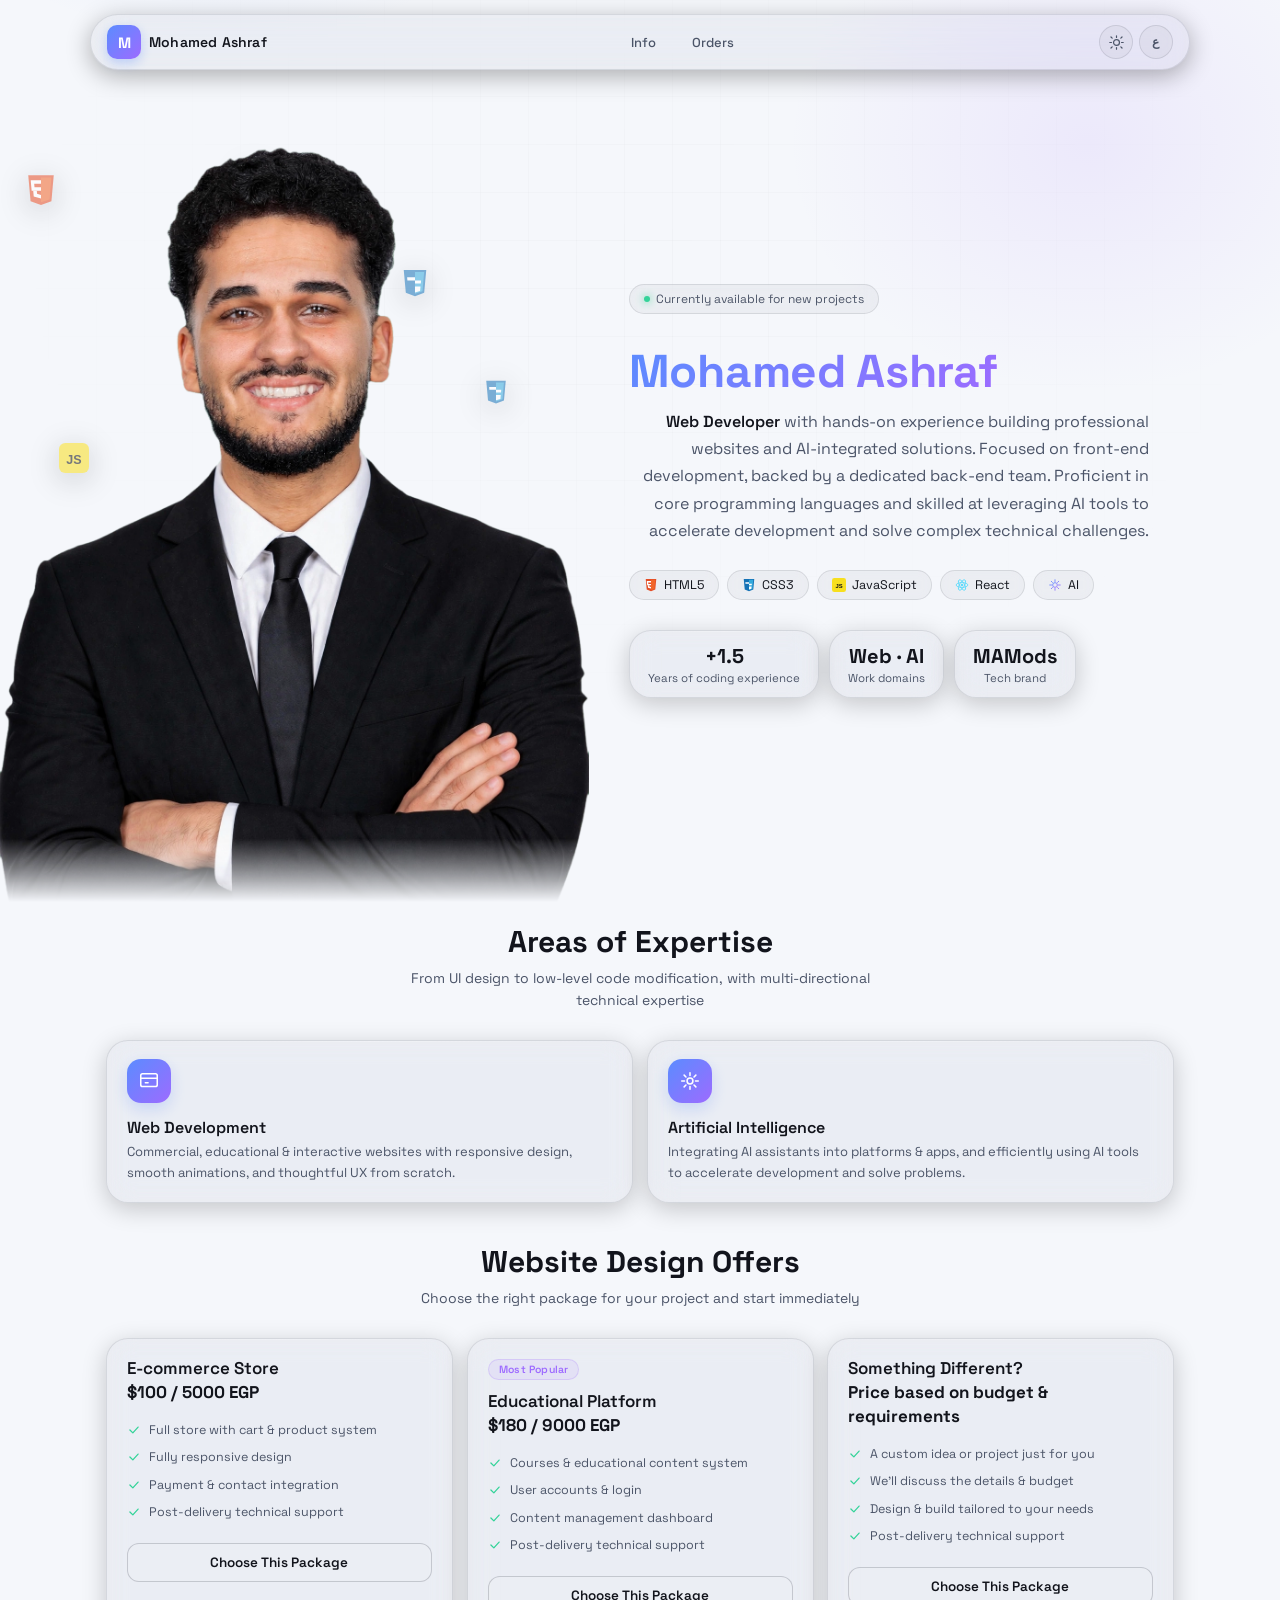
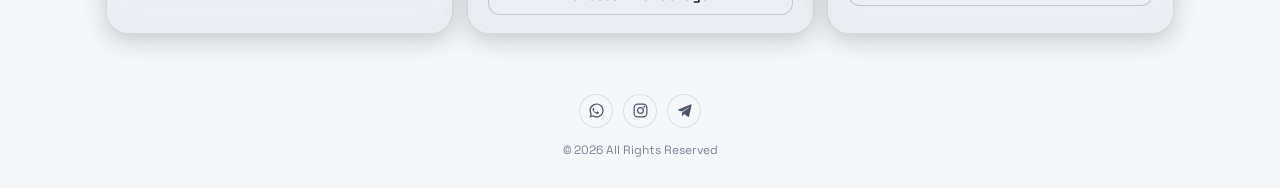
<file: index.html>
<!DOCTYPE html>
<html lang="en" dir="ltr">
<head>
    <meta charset="UTF-8">
    <meta name="viewport" content="width=device-width, initial-scale=1.0, maximum-scale=1.0, user-scalable=yes">
    <title>Mohamed Ashraf — Developer</title>

    <link rel="icon" type="image/png" sizes="16x16" href="favicon-16x16.png">
    <link rel="icon" type="image/png" sizes="32x32" href="favicon-32x32.png">
    <link rel="apple-touch-icon" sizes="180x180" href="apple-touch-icon.png">

    <link rel="preconnect" href="https://fonts.googleapis.com">
    <link rel="preconnect" href="https://fonts.gstatic.com" crossorigin>
    <link href="https://fonts.googleapis.com/css2?family=Space+Grotesk:wght@400;500;600;700&family=Inter:wght@400;500;600;700;800&family=IBM+Plex+Sans+Arabic:wght@400;500;600;700&display=swap" rel="stylesheet">
    <link rel="stylesheet" href="style.css">
</head>
<body class="en-mode" dir="ltr">

    <nav class="nav" id="mainNav">
        <div class="nav-logo">
            <div class="nav-logo-mark">M</div>
            <div class="nav-logo-text" data-i18n="nav-name">Mohamed Ashraf</div>
        </div>
        <div class="nav-links">
            <a href="#heroSection" class="nav-link" data-i18n="nav-info">Info</a>
            <a href="#offers" class="nav-link" data-i18n="nav-orders">Orders</a>
        </div>
        <div class="nav-actions">
            <button class="theme-toggle" id="themeToggle" title="Toggle theme">
                <svg class="icon-moon" viewBox="0 0 24 24" fill="none" stroke="currentColor" stroke-width="1.7" stroke-linecap="round" stroke-linejoin="round">
                    <path d="M21 12.79A9 9 0 1 1 11.21 3 7 7 0 0 0 21 12.79z"/>
                </svg>
                <svg class="icon-sun" viewBox="0 0 24 24" fill="none" stroke="currentColor" stroke-width="1.7" stroke-linecap="round" stroke-linejoin="round">
                    <circle cx="12" cy="12" r="4.2"/>
                    <path d="M12 2.5v2.4M12 19.1v2.4M4.2 4.2l1.7 1.7M18.1 18.1l1.7 1.7M2.5 12h2.4M19.1 12h2.4M4.2 19.8l1.7-1.7M18.1 5.9l1.7-1.7"/>
                </svg>
            </button>
            <button class="lang-toggle" id="langToggle" title="Toggle language">
                <span class="lang-label" id="langLabel">ع</span>
            </button>
        </div>
    </nav>

    <main>
        <section class="hero" id="heroSection">
            <div class="hero-text-col">
                <div class="eyebrow">
                    <span class="dot"></span>
                    <span data-i18n="eyebrow">Currently available for new projects</span>
                </div>

                <h1 class="hero-name"><span class="grad-text" data-i18n="name">Mohamed Ashraf</span></h1>
                <p class="hero-tagline" data-i18n="tagline">
                    <strong>Web Developer</strong> with hands-on experience building professional websites
                    and AI-integrated solutions. Focused on front-end development, backed by a dedicated
                    back-end team. Proficient in core programming languages and skilled at leveraging AI
                    tools to accelerate development and solve complex technical challenges.
                </p>

                <div class="skill-pills">
                    <div class="skill-pill">
                        <svg viewBox="0 0 32 32" width="14" height="14">
                            <path fill="#E44D26" d="M4 2h24l-2.2 24.5L16 30 6.2 26.5z"/>
                            <path fill="#F16529" d="M16 4.2v23.4l8-2.7L25.8 4.2z"/>
                            <path fill="#FFFFFF" d="M16 13.5H9.9l-.3-3.4H16V6.8H6.3l.9 9.8h8.8z"/>
                            <path fill="#FFFFFF" d="M16 20.6l-3.7-1-.25-2.8H8.7l.45 5.2 6.85 1.9z"/>
                        </svg>
                        HTML5
                    </div>
                    <div class="skill-pill">
                        <svg viewBox="0 0 32 32" width="14" height="14">
                            <path fill="#1572B6" d="M4 2h24l-2.2 24.5L16 30 6.2 26.5z"/>
                            <path fill="#33A9DC" d="M16 4.2v23.4l8-2.7L25.8 4.2z"/>
                            <path fill="#FFFFFF" d="M16 13.2h6.5l-.3 3.3H16v3.2h5.9l-.45 4.9-5.45 1.5z"/>
                            <path fill="#FFFFFF" d="M16 9.9v3.3H7.9l-.3-3.3z"/>
                        </svg>
                        CSS3
                    </div>
                    <div class="skill-pill">
                        <svg viewBox="0 0 24 24" width="14" height="14" fill="#F7DF1E">
                            <rect width="24" height="24" rx="4"/>
                            <text x="12" y="17" font-size="10" font-weight="700" text-anchor="middle" fill="#0B0E14" font-family="Arial">JS</text>
                        </svg>
                        JavaScript
                    </div>
                    <div class="skill-pill">
                        <svg viewBox="0 0 24 24" width="14" height="14" fill="none" stroke="#61DAFB" stroke-width="1.5">
                            <circle cx="12" cy="12" r="2.2" fill="#61DAFB" stroke="none"/>
                            <ellipse cx="12" cy="12" rx="10" ry="4.2"/>
                            <ellipse cx="12" cy="12" rx="10" ry="4.2" transform="rotate(60 12 12)"/>
                            <ellipse cx="12" cy="12" rx="10" ry="4.2" transform="rotate(120 12 12)"/>
                        </svg>
                        React
                    </div>
                    <div class="skill-pill">
                        <svg viewBox="0 0 24 24" fill="none" stroke="url(#aiGradSmall)" stroke-width="1.5">
                            <defs><linearGradient id="aiGradSmall" x1="0" y1="0" x2="1" y2="1"><stop offset="0" stop-color="#5B8CFF"/><stop offset="1" stop-color="#9D6BFF"/></linearGradient></defs>
                            <path d="M12 3v3M12 18v3M3 12h3M18 12h3M5.6 5.6l2 2M16.4 16.4l2 2M5.6 18.4l2-2M16.4 7.6l2-2" stroke-linecap="round"/>
                            <circle cx="12" cy="12" r="4"/>
                        </svg>
                        AI
                    </div>
                </div>

                <div class="hero-stats">
                    <div class="stat-card glass-card" data-reveal="left">
                        <div class="stat-num">+1.5</div>
                        <div class="stat-label" data-i18n="stat-years">Years of coding experience</div>
                    </div>
                    <div class="stat-card glass-card" data-reveal="up">
                        <div class="stat-num">Web · AI</div>
                        <div class="stat-label" data-i18n="stat-fields">Work domains</div>
                    </div>
                    <div class="stat-card glass-card" data-reveal="right">
                        <div class="stat-num">MAMods</div>
                        <div class="stat-label" data-i18n="stat-brand">Tech brand</div>
                    </div>
                </div>
            </div>

            <div class="hero-image-col">
                <div class="floating-icons">
                    <div class="float-icon fi-1">
                        <svg viewBox="0 0 32 32" width="34" height="34">
                            <path fill="#E44D26" d="M4 2h24l-2.2 24.5L16 30 6.2 26.5z"/>
                            <path fill="#F16529" d="M16 4.2v23.4l8-2.7L25.8 4.2z"/>
                            <path fill="#FFFFFF" d="M16 13.5H9.9l-.3-3.4H16V6.8H6.3l.9 9.8h8.8z"/>
                            <path fill="#FFFFFF" d="M16 20.6l-3.7-1-.25-2.8H8.7l.45 5.2 6.85 1.9z"/>
                        </svg>
                    </div>
                    <div class="float-icon fi-2">
                        <svg viewBox="0 0 32 32" width="30" height="30">
                            <path fill="#1572B6" d="M4 2h24l-2.2 24.5L16 30 6.2 26.5z"/>
                            <path fill="#33A9DC" d="M16 4.2v23.4l8-2.7L25.8 4.2z"/>
                            <path fill="#FFFFFF" d="M16 13.2h6.5l-.3 3.3H16v3.2h5.9l-.45 4.9-5.45 1.5z"/>
                            <path fill="#FFFFFF" d="M16 9.9v3.3H7.9l-.3-3.3z"/>
                        </svg>
                    </div>
                    <div class="float-icon fi-3">
                        <svg viewBox="0 0 24 24" width="30" height="30" fill="#F7DF1E">
                            <rect width="24" height="24" rx="5"/>
                            <text x="12" y="17" font-size="10" font-weight="700" text-anchor="middle" fill="#0B0E14" font-family="Arial">JS</text>
                        </svg>
                    </div>
                    <div class="float-icon fi-4">
                        <svg viewBox="0 0 24 24" width="36" height="36" fill="none" stroke="#61DAFB" stroke-width="1.5">
                            <circle cx="12" cy="12" r="2.2" fill="#61DAFB" stroke="none"/>
                            <ellipse cx="12" cy="12" rx="10" ry="4.2"/>
                            <ellipse cx="12" cy="12" rx="10" ry="4.2" transform="rotate(60 12 12)"/>
                            <ellipse cx="12" cy="12" rx="10" ry="4.2" transform="rotate(120 12 12)"/>
                        </svg>
                    </div>
                    <div class="float-icon fi-5">
                        <svg viewBox="0 0 24 24" width="32" height="32" fill="none" stroke="url(#aiGradFloat)" stroke-width="1.5">
                            <defs><linearGradient id="aiGradFloat" x1="0" y1="0" x2="1" y2="1"><stop offset="0" stop-color="#5B8CFF"/><stop offset="1" stop-color="#9D6BFF"/></linearGradient></defs>
                            <path d="M12 3v3M12 18v3M3 12h3M18 12h3M5.6 5.6l2 2M16.4 16.4l2 2M5.6 18.4l2-2M16.4 7.6l2-2" stroke-linecap="round"/>
                            <circle cx="12" cy="12" r="4"/>
                        </svg>
                    </div>
                    <div class="float-icon fi-6">
                        <svg viewBox="0 0 24 24" width="28" height="28" fill="#68A063">
                            <path d="M12 3.2l7.8 4.5v8.6L12 20.8 4.2 16.3V7.7z" fill="none" stroke="#68A063" stroke-width="1.4"/>
                            <text x="12" y="15" font-size="7" font-weight="700" text-anchor="middle" fill="#68A063" font-family="Arial">JS</text>
                        </svg>
                    </div>
                    <div class="float-icon fi-7">
                        <svg viewBox="0 0 32 32" width="26" height="26">
                            <path fill="#1572B6" d="M4 2h24l-2.2 24.5L16 30 6.2 26.5z"/>
                            <path fill="#33A9DC" d="M16 4.2v23.4l8-2.7L25.8 4.2z"/>
                            <path fill="#FFFFFF" d="M16 13.2h6.5l-.3 3.3H16v3.2h5.9l-.45 4.9-5.45 1.5z"/>
                            <path fill="#FFFFFF" d="M16 9.9v3.3H7.9l-.3-3.3z"/>
                        </svg>
                    </div>
                    <div class="float-icon fi-8">
                        <svg viewBox="0 0 24 24" width="24" height="24" fill="#F7DF1E">
                            <rect width="24" height="24" rx="5"/>
                            <text x="12" y="17" font-size="10" font-weight="700" text-anchor="middle" fill="#0B0E14" font-family="Arial">JS</text>
                        </svg>
                    </div>
                </div>
                <div id="profileWrap" class="profile-wrap-full">
                    <img class="profile-img-full" id="profileImg" src="profile.png" alt="Mohamed Ashraf" loading="lazy">
                </div>
            </div>
        </section>

        <section class="section">
            <div class="section-head">
                <h2 class="section-title" data-i18n="expertise-title">Areas of Expertise</h2>
                <p class="section-sub" data-i18n="expertise-sub">From UI design to low-level code modification, with multi-directional technical expertise</p>
            </div>
            <div class="expertise-grid">
                <div class="glass-card expertise-card" data-reveal="left">
                    <div class="expertise-icon">
                        <svg viewBox="0 0 24 24" fill="none" stroke="#fff" stroke-width="1.7"><rect x="3" y="4" width="18" height="14" rx="2"/><path d="M3 9h18M8 14h3" stroke-linecap="round"/></svg>
                    </div>
                    <div class="expertise-title" data-i18n="exp-web-title">Web Development</div>
                    <div class="expertise-desc" data-i18n="exp-web-desc">Commercial, educational & interactive websites with responsive design, smooth animations, and thoughtful UX from scratch.</div>
                </div>
                <div class="glass-card expertise-card" data-reveal="right">
                    <div class="expertise-icon">
                        <svg viewBox="0 0 24 24" fill="none" stroke="#fff" stroke-width="1.7"><circle cx="12" cy="12" r="3.2"/><path d="M12 3v3M12 18v3M3 12h3M18 12h3M5.6 5.6l2 2M16.4 16.4l2 2M5.6 18.4l2-2M16.4 7.6l2-2" stroke-linecap="round"/></svg>
                    </div>
                    <div class="expertise-title" data-i18n="exp-ai-title">Artificial Intelligence</div>
                    <div class="expertise-desc" data-i18n="exp-ai-desc">Integrating AI assistants into platforms & apps, and efficiently using AI tools to accelerate development and solve problems.</div>
                </div>
            </div>
        </section>

        <section class="section" id="offers">
            <div class="section-head">
                <h2 class="section-title" data-i18n="offers-title">Website Design Offers</h2>
                <p class="section-sub" data-i18n="offers-sub">Choose the right package for your project and start immediately</p>
            </div>
            <div class="offers-wrap" id="offersWrap"></div>
        </section>
    </main>

    <footer class="footer">
        <div class="footer-socials">
            <a href="https://wa.me/201550425843" class="nav-icon" target="_blank">
                <svg viewBox="0 0 24 24" fill="currentColor" width="15" height="15">
                    <path d="M12.04 2C6.58 2 2.13 6.45 2.13 11.91c0 1.93.55 3.74 1.5 5.27L2 22l4.94-1.6a9.9 9.9 0 0 0 5.1 1.39h.01c5.46 0 9.91-4.45 9.91-9.91 0-2.65-1.03-5.14-2.9-7.01A9.82 9.82 0 0 0 12.04 2zm0 1.67c2.21 0 4.28.86 5.84 2.42a8.2 8.2 0 0 1 2.42 5.83c0 4.55-3.71 8.25-8.27 8.25a8.27 8.27 0 0 1-4.2-1.15l-.3-.18-3.04.98.99-2.94-.2-.31a8.18 8.18 0 0 1-1.26-4.39c0-4.56 3.71-8.27 8.27-8.27l-.25-.24zm-4.3 4.78c-.16 0-.42.06-.6.27-.2.23-.78.76-.78 1.84s.8 2.13.91 2.28c.11.15 1.55 2.49 3.84 3.39 1.9.75 2.29.6 2.7.56.42-.04 1.36-.55 1.55-1.09.19-.53.19-.98.13-1.08-.05-.1-.24-.16-.5-.29-.27-.13-1.55-.77-1.8-.86-.23-.09-.4-.13-.57.13-.16.26-.65.81-.8.97-.14.17-.29.18-.53.06-.25-.13-1.06-.4-2-1.24-.74-.66-1.24-1.48-1.39-1.73-.14-.25-.01-.39.11-.51.13-.13.28-.34.41-.51.13-.17.18-.29.27-.48.08-.19.04-.36-.03-.51-.07-.14-.65-1.58-.9-2.16-.18-.43-.35-.45-.51-.45z"/>
                </svg>
            </a>
            <a href="https://instagram.com/mhamedashrf.0" class="nav-icon" target="_blank">
                <svg viewBox="0 0 24 24" fill="none" stroke="currentColor" stroke-width="1.7" width="15" height="15">
                    <rect x="3" y="3" width="18" height="18" rx="5"/>
                    <circle cx="12" cy="12" r="4"/>
                    <circle cx="17.4" cy="6.6" r="1.2" fill="currentColor" stroke="none"/>
                </svg>
            </a>
            <a href="https://t.me/h_moh_za" class="nav-icon" target="_blank">
                <svg viewBox="0 0 24 24" fill="currentColor" width="15" height="15">
                    <path d="M21.9 4.8 18.6 19.9c-.25 1.1-.9 1.36-1.83.85l-5.05-3.72-2.44 2.34c-.27.27-.5.5-1 .5l.36-5.1L18 8c.45-.4-.1-.62-.55-.22L8.5 13.4l-4.9-1.53c-1.07-.33-1.08-1.07-.23-1.4L20.6 3.6c.9-.33 1.7.21 1.3 1.2Z"/>
                </svg>
            </a>
        </div>
        <p data-i18n="footer-copy">© 2026 All Rights Reserved</p>
    </footer>

    <div class="modal-overlay" id="modal">
        <div class="modal-box">
            <div class="modal-head">
                <div>
                    <h3 data-i18n="modal-title">Complete Order</h3>
                    <p data-i18n="modal-sub">Send your details and we'll contact you on WhatsApp</p>
                </div>
                <div class="modal-close" id="modalClose">
                    <svg viewBox="0 0 24 24" fill="none" stroke="currentColor" stroke-width="2"><path d="M6 6l12 12M18 6L6 18" stroke-linecap="round"/></svg>
                </div>
            </div>
            <div class="selected-banner" id="selectedBanner"></div>
            <div class="field">
                <label data-i18n="label-name">Full Name</label>
                <input type="text" id="custName" data-i18n="ph-name" placeholder="Enter your full name">
            </div>
            <div class="field">
                <label data-i18n="label-phone">Phone Number</label>
                <input type="tel" id="custPhone" placeholder="01xxxxxxxxx">
            </div>
            <div class="field">
                <label data-i18n="label-email">Email (optional)</label>
                <input type="email" id="custEmail" placeholder="example@mail.com">
            </div>
            <div class="field">
                <label data-i18n="label-details">Additional Details</label>
                <textarea id="custDetails" rows="3" data-i18n="ph-details" placeholder="Describe any details about the website you need..."></textarea>
            </div>
            <button class="send-btn" id="sendOrder" data-i18n="send-btn">Send via WhatsApp</button>
        </div>
    </div>

    <div class="lightbox-overlay" id="lightboxOverlay">
        <div class="lightbox-close" id="lightboxClose">
            <svg viewBox="0 0 24 24" fill="none" stroke="currentColor" stroke-width="2"><path d="M6 6l12 12M18 6L6 18" stroke-linecap="round"/></svg>
        </div>
        <img class="lightbox-img" id="lightboxImg" src="profile.png" alt="Mohamed Ashraf">
    </div>

    <div class="sending-overlay" id="sendingOverlay">
        <div class="sending-ring"></div>
        <div class="sending-title" data-i18n="sending-title">Redirecting your request...</div>
        <div class="sending-sub" data-i18n="sending-sub">WhatsApp will open in a moment</div>
    </div>

    <script src="script.js"></script>

</body>
</html>
</file>
<file: style.css>
* {
            margin: 0;
            padding: 0;
            box-sizing: border-box;
        }
        html {
            scroll-behavior: smooth;
        }
        :root {
            --bg: #0B0E14;
            --bg-2: #0E1220;
            --glass: rgba(255, 255, 255, 0.045);
            --glass-strong: rgba(255, 255, 255, 0.08);
            --glass-border: rgba(255, 255, 255, 0.12);
            --glass-border-strong: rgba(255, 255, 255, 0.2);
            --text: #F5F7FA;
            --text-dim: #9AA3B5;
            --text-faint: #6B7385;
            --accent-1: #5B8CFF;
            --accent-2: #9D6BFF;
            --accent-3: #34D399;
            --grad: linear-gradient(135deg, var(--accent-1), var(--accent-2));
            --radius-lg: 22px;
            --radius-md: 16px;
            --radius-sm: 12px;
            --card-pad: 18px 20px;
            --font-ar: 'IBM Plex Sans Arabic', 'Inter', sans-serif;
            --font-en: 'Space Grotesk', 'Inter', sans-serif;
            --transition: 0.25s ease;
        }
        body.light-mode {
            --bg: #F5F7FB;
            --bg-2: #EDEFF6;
            --glass: rgba(15, 20, 35, 0.04);
            --glass-strong: rgba(15, 20, 35, 0.06);
            --glass-border: rgba(15, 20, 35, 0.10);
            --glass-border-strong: rgba(15, 20, 35, 0.18);
            --text: #12141C;
            --text-dim: #4B5468;
            --text-faint: #7A8296;
        }
        body {
            background:
                radial-gradient(ellipse 600px 400px at 18% -10%, rgba(91, 140, 255, 0.12), transparent 55%),
                radial-gradient(ellipse 600px 500px at 85% 8%, rgba(157, 107, 255, 0.10), transparent 50%),
                var(--bg);
            color: var(--text);
            font-family: var(--font-ar);
            min-height: 100vh;
            overflow-x: hidden;
            -webkit-font-smoothing: antialiased;
            transition: background 0.35s ease, color 0.35s ease;
        }
        body::before {
            content: '';
            position: fixed;
            inset: 0;
            background-image:
                linear-gradient(rgba(255, 255, 255, 0.015) 1px, transparent 1px),
                linear-gradient(90deg, rgba(255, 255, 255, 0.015) 1px, transparent 1px);
            background-size: 48px 48px;
            mask-image: radial-gradient(ellipse 70% 70% at 50% 30%, black 0%, transparent 75%);
            pointer-events: none;
            z-index: 0;
        }
        body.light-mode::before {
            background-image:
                linear-gradient(rgba(0, 0, 0, 0.02) 1px, transparent 1px),
                linear-gradient(90deg, rgba(0, 0, 0, 0.02) 1px, transparent 1px);
        }
        .en-mode {
            direction: ltr;
            font-family: var(--font-en);
        }

        .nav {
            position: fixed;
            top: 14px;
            left: 50%;
            transform: translateX(-50%);
            width: min(94%, 1100px);
            z-index: 1000;
            display: flex;
            align-items: center;
            justify-content: space-between;
            padding: 10px 16px;
            background: var(--glass);
            border: 1px solid var(--glass-border);
            border-radius: 999px;
            backdrop-filter: blur(16px) saturate(140%);
            -webkit-backdrop-filter: blur(16px) saturate(140%);
            box-shadow: 0 6px 24px rgba(0, 0, 0, 0.30);
        }
        .nav-logo {
            display: flex;
            align-items: center;
            gap: 8px;
        }
        .nav-logo-mark {
            width: 34px;
            height: 34px;
            border-radius: 10px;
            background: var(--grad);
            display: flex;
            align-items: center;
            justify-content: center;
            font-family: var(--font-en);
            font-weight: 700;
            font-size: 15px;
            color: #fff;
            box-shadow: 0 4px 12px rgba(91, 140, 255, 0.35);
            flex-shrink: 0;
        }
        .nav-logo-text {
            font-family: var(--font-en);
            font-weight: 600;
            font-size: 14px;
            letter-spacing: 0.2px;
            white-space: nowrap;
        }
        .nav-links {
            display: flex;
            align-items: center;
            gap: 4px;
        }
        .nav-link {
            position: relative;
            padding: 7px 16px;
            border-radius: 999px;
            font-size: 13px;
            font-weight: 500;
            color: var(--text-dim);
            text-decoration: none;
            transition: all var(--transition);
            white-space: nowrap;
        }
        .nav-link:hover {
            color: var(--text);
            background: var(--glass-strong);
        }
        @media(max-width: 640px) {
            .nav-links {
                display: none;
            }
        }
        .nav-actions {
            display: flex;
            align-items: center;
            gap: 6px;
        }
        .nav-icon {
            width: 34px;
            height: 34px;
            border-radius: 50%;
            display: flex;
            align-items: center;
            justify-content: center;
            background: rgba(255, 255, 255, 0.04);
            border: 1px solid var(--glass-border);
            color: var(--text-dim);
            transition: all var(--transition);
            flex-shrink: 0;
            cursor: pointer;
            text-decoration: none;
        }
        .nav-icon svg {
            width: 17px;
            height: 17px;
        }
        .nav-icon:hover {
            color: var(--text);
            border-color: var(--glass-border-strong);
            background: var(--glass-strong);
            transform: translateY(-2px);
        }
        .lang-toggle,
        .theme-toggle {
            position: relative;
            width: 34px;
            height: 34px;
            border-radius: 50%;
            background: var(--glass);
            border: 1px solid var(--glass-border);
            color: var(--text-dim);
            display: flex;
            align-items: center;
            justify-content: center;
            cursor: pointer;
            transition: all var(--transition);
            flex-shrink: 0;
            font-size: 14px;
            font-weight: 600;
            font-family: var(--font-en);
        }
        .lang-toggle:hover,
        .theme-toggle:hover {
            color: var(--text);
            border-color: var(--glass-border-strong);
            background: var(--glass-strong);
            transform: translateY(-2px);
        }
        .lang-toggle .lang-label {
            font-size: 12px;
            font-weight: 700;
            letter-spacing: 0.3px;
            line-height: 1;
        }
        .theme-toggle svg {
            width: 17px;
            height: 17px;
        }
        .theme-toggle .icon-moon { display: block; }
        .theme-toggle .icon-sun { display: none; }
        body.light-mode .theme-toggle .icon-moon { display: none; }
        body.light-mode .theme-toggle .icon-sun { display: block; }

        .hero {
            position: relative;
            z-index: 1;
            padding: 110px 0 0 0;
            display: flex;
            align-items: center;
            justify-content: space-between;
            gap: 24px;
            min-height: 88vh;
            overflow: hidden;
        }
        .hero-text-col {
            order: 2;
            flex: 1 1 480px;
            display: flex;
            flex-direction: column;
            align-items: flex-start;
            text-align: right;
            padding: 20px min(6vw, 64px) 50px 16px;
            min-width: 0;
        }
        .eyebrow {
            display: inline-flex;
            align-items: center;
            gap: 6px;
            padding: 6px 14px;
            border-radius: 999px;
            background: var(--glass);
            border: 1px solid var(--glass-border);
            font-size: 12px;
            color: var(--text-dim);
            margin-bottom: 28px;
            backdrop-filter: blur(8px);
        }
        .eyebrow .dot {
            width: 6px;
            height: 6px;
            border-radius: 50%;
            background: var(--accent-3);
            box-shadow: 0 0 8px var(--accent-3);
            flex-shrink: 0;
        }

        .hero-image-col {
            order: 1;
            position: relative;
            flex: 0 1 46%;
            align-self: stretch;
            display: flex;
            align-items: flex-end;
            justify-content: flex-start;
            min-width: 280px;
            overflow: visible;
        }
        .profile-wrap-full {
            position: relative;
            z-index: 3;
            width: 100%;
            height: 100%;
            display: flex;
            align-items: flex-end;
            justify-content: flex-start;
            cursor: pointer;
            -webkit-tap-highlight-color: transparent;
            user-select: none;
            -webkit-user-select: none;
        }
        .profile-img-full {
            position: relative;
            display: block;
            width: 100%;
            max-width: 620px;
            height: 100%;
            max-height: 88vh;
            object-fit: cover;
            object-position: top center;
            -webkit-mask-image: linear-gradient(to top, transparent 0%, black 8%, black 100%);
            mask-image: linear-gradient(to top, transparent 0%, black 8%, black 100%);
        }

        .floating-icons {
            position: absolute;
            inset: 0;
            z-index: 1;
            pointer-events: none;
            overflow: visible;
        }
        .float-icon {
            position: absolute;
            filter: drop-shadow(0 6px 16px rgba(0, 0, 0, 0.35));
            opacity: 0.55;
            animation: iconFloat 9s ease-in-out infinite;
        }
        .fi-1 { top: 8%;  left: 4%;  animation-duration: 10s; animation-delay: 0s; }
        .fi-2 { top: 20%; left: 68%; animation-duration: 8.5s; animation-delay: 1.2s; }
        .fi-3 { top: 42%; left: 10%; animation-duration: 11s; animation-delay: 0.4s; }
        .fi-4 { top: 6%;  left: 40%; animation-duration: 9.5s; animation-delay: 2s; }
        .fi-5 { top: 60%; left: 72%; animation-duration: 10.5s; animation-delay: 0.8s; }
        .fi-6 { top: 76%; left: 20%; animation-duration: 8s;   animation-delay: 1.6s; }
        .fi-7 { top: 34%; left: 82%; animation-duration: 12s;  animation-delay: 0.2s; }
        .fi-8 { top: 88%; left: 55%; animation-duration: 9s;   animation-delay: 2.4s; }
        @keyframes iconFloat {
            0%, 100% { transform: translate(0, 0) rotate(0deg); }
            25%      { transform: translate(10px, -16px) rotate(6deg); }
            50%      { transform: translate(-8px, -6px) rotate(-5deg); }
            75%      { transform: translate(6px, 12px) rotate(4deg); }
        }
        @media(prefers-reduced-motion: reduce) {
            .float-icon { animation: none; }
        }

        .hero-name {
            font-family: var(--font-en);
            font-size: clamp(30px, 4.4vw, 46px);
            font-weight: 700;
            letter-spacing: -0.3px;
            margin-bottom: 8px;
        }
        .hero-name .grad-text {
            background: var(--grad);
            -webkit-background-clip: text;
            background-clip: text;
            color: transparent;
        }
        .hero-tagline {
            font-size: clamp(14px, 1.6vw, 16px);
            color: var(--text-dim);
            max-width: 520px;
            line-height: 1.7;
            margin-bottom: 26px;
        }
        .hero-tagline strong {
            color: var(--text);
            font-weight: 600;
        }

        .skill-pills {
            display: flex;
            flex-wrap: wrap;
            gap: 8px;
            justify-content: flex-start;
            margin-bottom: 30px;
            max-width: 600px;
        }
        .skill-pill {
            display: flex;
            align-items: center;
            gap: 6px;
            padding: 6px 14px;
            border-radius: 999px;
            background: var(--glass);
            border: 1px solid var(--glass-border);
            font-size: 12.5px;
            color: var(--text);
            backdrop-filter: blur(6px);
            transition: all var(--transition);
        }
        .skill-pill:hover {
            border-color: var(--glass-border-strong);
            background: var(--glass-strong);
            transform: translateY(-1px);
        }
        .skill-pill svg {
            width: 14px;
            height: 14px;
            flex-shrink: 0;
        }

        .hero-stats {
            display: flex;
            gap: 10px;
            flex-wrap: wrap;
            justify-content: flex-start;
        }
        .stat-card {
            background: var(--glass);
            border: 1px solid var(--glass-border);
            border-radius: var(--radius-sm);
            padding: 12px 18px;
            min-width: 100px;
            backdrop-filter: blur(10px);
            text-align: center;
        }
        .stat-num {
            font-family: var(--font-en);
            font-size: 20px;
            font-weight: 700;
            color: var(--text);
        }
        .stat-label {
            font-size: 11.5px;
            color: var(--text-dim);
            margin-top: 2px;
        }

        @media(max-width: 900px) {
            .hero {
                flex-direction: column-reverse;
                min-height: 0;
                padding-top: 90px;
                gap: 8px;
            }
            .hero-text-col {
                order: 2;
                align-items: center;
                text-align: center;
                padding: 4px 16px 40px;
            }
            .skill-pills,
            .hero-stats {
                justify-content: center;
            }
            .hero-image-col {
                order: 1;
                flex: 0 0 auto;
                width: 100%;
                min-width: 0;
                justify-content: center;
                align-items: center;
                height: 320px;
                max-height: 42vh;
            }
            .profile-img-full {
                width: 78%;
                max-width: 300px;
                height: 100%;
                border-radius: 24px;
                -webkit-mask-image: none;
                mask-image: none;
                object-position: top center;
            }
            .floating-icons {
                overflow: hidden;
            }
        }
        @media(max-width: 900px) and (orientation: portrait) {
            .hero-image-col {
                height: 280px;
                max-height: 36vh;
            }
            .profile-img-full {
                max-width: 260px;
            }
        }

        .section {
            position: relative;
            z-index: 1;
            max-width: 1100px;
            margin: 0 auto;
            padding: 20px 16px;
        }
        .section-head {
            text-align: center;
            margin-bottom: 28px;
        }
        .section-title {
            font-family: var(--font-en);
            font-size: clamp(22px, 3.4vw, 30px);
            font-weight: 700;
            margin-bottom: 6px;
        }
        .section-sub {
            color: var(--text-dim);
            font-size: 14px;
            max-width: 480px;
            margin: 0 auto;
            line-height: 1.6;
        }

        .glass-card {
            background: var(--glass);
            border: 1px solid var(--glass-border);
            border-radius: var(--radius-lg);
            backdrop-filter: blur(14px) saturate(140%);
            -webkit-backdrop-filter: blur(14px) saturate(140%);
            box-shadow: 0 6px 24px rgba(0, 0, 0, 0.20);
            position: relative;
            overflow: hidden;
            transition: transform var(--transition), border-color var(--transition);
        }
        .glass-card::after {
            content: '';
            position: absolute;
            top: 0;
            left: 0;
            right: 0;
            height: 1px;
            background: linear-gradient(90deg, transparent, rgba(255, 255, 255, 0.25), transparent);
        }

        .expertise-grid {
            display: grid;
            grid-template-columns: repeat(auto-fit, minmax(180px, 1fr));
            gap: 14px;
        }
        .expertise-card {
            padding: var(--card-pad);
            transition: transform var(--transition), border-color var(--transition);
        }
        .expertise-card:hover {
            transform: translateY(-4px);
            border-color: var(--glass-border-strong);
        }
        .expertise-icon {
            width: 44px;
            height: 44px;
            border-radius: 14px;
            background: var(--grad);
            display: flex;
            align-items: center;
            justify-content: center;
            margin-bottom: 14px;
            box-shadow: 0 6px 16px rgba(91, 140, 255, 0.25);
        }
        .expertise-icon svg {
            width: 22px;
            height: 22px;
            color: #fff;
        }
        .expertise-title {
            font-family: var(--font-en);
            font-size: 16px;
            font-weight: 600;
            margin-bottom: 4px;
        }
        .expertise-desc {
            color: var(--text-dim);
            font-size: 13px;
            line-height: 1.6;
        }

        .offers-wrap {
            display: grid;
            grid-template-columns: repeat(auto-fit, minmax(200px, 1fr));
            gap: 14px;
        }
        .offer-card {
            padding: var(--card-pad);
            cursor: pointer;
            transition: transform var(--transition), border-color var(--transition), box-shadow var(--transition);
        }
        .offer-card:hover {
            transform: translateY(-4px);
            border-color: var(--glass-border-strong);
            box-shadow: 0 12px 32px rgba(91, 140, 255, 0.12);
        }
        .offer-card.featured {
            border-color: rgba(157, 107, 255, 0.30);
        }
        .offer-badge {
            display: inline-block;
            font-size: 10.5px;
            font-weight: 600;
            color: var(--accent-2);
            background: rgba(157, 107, 255, 0.10);
            border: 1px solid rgba(157, 107, 255, 0.20);
            padding: 3px 10px;
            border-radius: 999px;
            margin-bottom: 10px;
            letter-spacing: 0.2px;
        }
        .offer-name {
            font-family: var(--font-en);
            font-size: 17px;
            font-weight: 600;
            margin-bottom: 2px;
        }
        .offer-price-row {
            margin-bottom: 12px;
        }
        .offer-price {
            font-family: var(--font-ar);
            font-size: 17px;
            font-weight: 700;
            line-height: 1.4;
        }
        body.en-mode .offer-price {
            font-family: var(--font-en);
        }
        .offer-feats {
            list-style: none;
            margin-bottom: 16px;
        }
        .offer-feats li {
            display: flex;
            align-items: flex-start;
            gap: 8px;
            font-size: 12.5px;
            color: var(--text-dim);
            padding: 5px 0;
            line-height: 1.4;
        }
        .offer-feats li svg {
            width: 14px;
            height: 14px;
            flex-shrink: 0;
            margin-top: 1px;
            color: var(--accent-3);
        }
        .offer-btn {
            width: 100%;
            padding: 10px;
            border-radius: 12px;
            border: 1px solid var(--glass-border-strong);
            background: rgba(255, 255, 255, 0.04);
            color: var(--text);
            font-size: 13.5px;
            font-weight: 600;
            cursor: pointer;
            transition: all var(--transition);
            font-family: inherit;
        }
        .offer-btn:hover {
            background: var(--grad);
            border-color: transparent;
            box-shadow: 0 6px 18px rgba(91, 140, 255, 0.30);
        }

        .modal-overlay {
            position: fixed;
            inset: 0;
            z-index: 3000;
            background: rgba(5, 7, 12, 0.70);
            backdrop-filter: blur(6px);
            -webkit-backdrop-filter: blur(6px);
            display: none;
            align-items: center;
            justify-content: center;
            padding: 16px;
        }
        .modal-box {
            width: 100%;
            max-width: 440px;
            max-height: 86vh;
            overflow-y: auto;
            background: rgba(18, 22, 34, 0.88);
            border: 1px solid var(--glass-border-strong);
            border-radius: var(--radius-lg);
            backdrop-filter: blur(24px) saturate(160%);
            -webkit-backdrop-filter: blur(24px) saturate(160%);
            box-shadow: 0 24px 64px rgba(0, 0, 0, 0.50);
            padding: 26px 24px;
        }
        .modal-box::-webkit-scrollbar {
            width: 5px;
        }
        .modal-box::-webkit-scrollbar-thumb {
            background: rgba(255, 255, 255, 0.12);
            border-radius: 10px;
        }
        .modal-head {
            display: flex;
            justify-content: space-between;
            align-items: flex-start;
            margin-bottom: 20px;
        }
        .modal-head h3 {
            font-family: var(--font-en);
            font-size: 20px;
            font-weight: 600;
        }
        .modal-head p {
            color: var(--text-dim);
            font-size: 12.5px;
            margin-top: 4px;
        }
        .modal-close {
            width: 32px;
            height: 32px;
            border-radius: 50%;
            background: rgba(255, 255, 255, 0.04);
            border: 1px solid var(--glass-border);
            color: var(--text-dim);
            display: flex;
            align-items: center;
            justify-content: center;
            cursor: pointer;
            flex-shrink: 0;
            transition: all var(--transition);
        }
        .modal-close:hover {
            background: rgba(255, 255, 255, 0.10);
            color: #fff;
        }
        .modal-close svg {
            width: 14px;
            height: 14px;
        }
        .selected-banner {
            background: rgba(91, 140, 255, 0.08);
            border: 1px solid rgba(91, 140, 255, 0.20);
            border-radius: 12px;
            padding: 12px 14px;
            margin-bottom: 18px;
            font-size: 13px;
        }
        .selected-banner b {
            font-family: var(--font-en);
            font-size: 15px;
            display: block;
            margin-top: 2px;
        }
        .field {
            margin-bottom: 14px;
        }
        .field label {
            display: block;
            font-size: 12px;
            color: var(--text-dim);
            margin-bottom: 5px;
            font-weight: 500;
        }
        .field input,
        .field textarea {
            width: 100%;
            padding: 11px 13px;
            background: rgba(255, 255, 255, 0.04);
            border: 1px solid var(--glass-border);
            border-radius: 10px;
            color: var(--text);
            font-size: 13.5px;
            font-family: inherit;
            resize: vertical;
            transition: border-color var(--transition), background var(--transition);
        }
        .field input::placeholder,
        .field textarea::placeholder {
            color: var(--text-faint);
        }
        .field input:focus,
        .field textarea:focus {
            outline: none;
            border-color: var(--accent-1);
            background: rgba(255, 255, 255, 0.06);
        }
        .send-btn {
            width: 100%;
            padding: 13px;
            border-radius: 12px;
            border: none;
            background: var(--grad);
            color: #fff;
            font-size: 14px;
            font-weight: 600;
            cursor: pointer;
            font-family: inherit;
            transition: transform var(--transition), box-shadow var(--transition);
            box-shadow: 0 8px 20px rgba(91, 140, 255, 0.30);
        }
        .send-btn:hover {
            transform: translateY(-2px);
            box-shadow: 0 12px 28px rgba(91, 140, 255, 0.40);
        }
        .send-btn:active {
            transform: scale(0.97);
        }

        .lightbox-overlay {
            position: fixed;
            inset: 0;
            z-index: 5000;
            background: rgba(4, 5, 9, 0.85);
            backdrop-filter: blur(18px);
            -webkit-backdrop-filter: blur(18px);
            display: none;
            align-items: center;
            justify-content: center;
            padding: 24px;
            opacity: 0;
            transition: opacity 0.25s ease;
        }
        .lightbox-overlay.show {
            display: flex;
            opacity: 1;
        }
        .lightbox-img {
            max-width: min(340px, 80vw);
            max-height: 70vh;
            width: 100%;
            aspect-ratio: 1/1;
            object-fit: cover;
            border-radius: 28px;
            border: 2.5px solid rgba(255, 255, 255, 0.85);
            box-shadow: 0 24px 64px rgba(0, 0, 0, 0.50);
            transform: scale(0.92);
            transition: transform 0.30s cubic-bezier(.2, .8, .2, 1);
        }
        .lightbox-overlay.show .lightbox-img {
            transform: scale(1);
        }
        .lightbox-close {
            position: absolute;
            top: 18px;
            left: 18px;
            width: 38px;
            height: 38px;
            border-radius: 50%;
            background: rgba(255, 255, 255, 0.06);
            border: 1px solid var(--glass-border);
            color: var(--text);
            display: flex;
            align-items: center;
            justify-content: center;
            cursor: pointer;
            backdrop-filter: blur(8px);
            transition: background var(--transition);
        }
        .lightbox-close:hover {
            background: rgba(255, 255, 255, 0.12);
        }
        .lightbox-close svg {
            width: 16px;
            height: 16px;
        }

        .sending-overlay {
            position: fixed;
            inset: 0;
            z-index: 4000;
            background: rgba(5, 7, 12, 0.92);
            backdrop-filter: blur(16px);
            -webkit-backdrop-filter: blur(16px);
            display: none;
            flex-direction: column;
            align-items: center;
            justify-content: center;
            text-align: center;
        }
        .sending-ring {
            width: 52px;
            height: 52px;
            border-radius: 50%;
            border: 3px solid rgba(255, 255, 255, 0.08);
            border-top-color: var(--accent-1);
            animation: spinRing 0.8s linear infinite;
            margin-bottom: 20px;
        }
        @keyframes spinRing {
            to {
                transform: rotate(360deg);
            }
        }
        .sending-title {
            font-family: var(--font-en);
            font-size: 17px;
            font-weight: 600;
            margin-bottom: 6px;
        }
        .sending-sub {
            color: var(--text-dim);
            font-size: 13px;
        }

        .footer {
            position: relative;
            z-index: 1;
            text-align: center;
            padding: 40px 16px 30px;
            color: var(--text-faint);
            font-size: 12px;
        }
        .footer-socials {
            display: flex;
            gap: 10px;
            justify-content: center;
            margin-bottom: 14px;
        }
        .footer-socials .nav-icon {
            width: 34px;
            height: 34px;
        }

        @media(max-width: 560px) {
            .nav {
                padding: 8px 12px;
                top: 10px;
            }
            .nav-logo-text {
                font-size: 12px;
            }
            .nav-logo-mark {
                width: 28px;
                height: 28px;
                font-size: 13px;
                border-radius: 8px;
            }
            .nav-icon,
            .lang-toggle {
                width: 28px;
                height: 28px;
            }
            .nav-icon svg {
                width: 14px;
                height: 14px;
            }
            .lang-toggle .lang-label {
                font-size: 10px;
            }
            .hero {
                padding: 100px 12px 36px;
            }
            .hero-name {
                font-size: 26px;
            }
            .hero-tagline {
                font-size: 13px;
            }
            .skill-pill {
                font-size: 11px;
                padding: 5px 10px;
            }
            .stat-card {
                padding: 10px 14px;
                min-width: 80px;
            }
            .stat-num {
                font-size: 17px;
            }
            .stat-label {
                font-size: 10.5px;
            }
            .section {
                padding: 14px 12px;
            }
            .section-title {
                font-size: 20px;
            }
            .section-sub {
                font-size: 13px;
            }
            .expertise-grid {
                grid-template-columns: 1fr 1fr;
                gap: 10px;
            }
            .expertise-card {
                padding: 14px 14px;
            }
            .expertise-icon {
                width: 36px;
                height: 36px;
                border-radius: 10px;
                margin-bottom: 10px;
            }
            .expertise-icon svg {
                width: 18px;
                height: 18px;
            }
            .expertise-title {
                font-size: 14px;
            }
            .expertise-desc {
                font-size: 12px;
            }
            .offers-wrap {
                grid-template-columns: 1fr;
                gap: 12px;
            }
            .offer-card {
                padding: 14px 16px;
            }
            .offer-price {
                font-size: 15px;
            }
            .offer-name {
                font-size: 15px;
            }
            .offer-feats li {
                font-size: 12px;
            }
            .modal-box {
                padding: 20px 16px;
            }
            .modal-head h3 {
                font-size: 18px;
            }
            .lightbox-img {
                max-width: min(280px, 76vw);
                border-radius: 20px;
            }
        }
        @media(max-width: 400px) {
            .expertise-grid {
                grid-template-columns: 1fr;
            }
            .nav-logo-text {
                display: none;
            }
        }

        body.light-mode .skill-pill,
        body.light-mode .expertise-card,
        body.light-mode .offer-card,
        body.light-mode .modal-box,
        body.light-mode .sending-overlay,
        body.light-mode .lightbox-close {
            background: var(--glass);
            border-color: var(--glass-border);
        }
        body.light-mode .expertise-card:hover,
        body.light-mode .offer-card:hover {
            background: var(--glass-strong);
            border-color: var(--glass-border-strong);
        }
        body.light-mode .field input,
        body.light-mode .field textarea {
            background: var(--glass);
            border-color: var(--glass-border);
            color: var(--text);
        }
        body.light-mode .offer-feats li::before {
            background: var(--glass-border-strong);
        }
        body.light-mode .modal-overlay,
        body.light-mode .lightbox-overlay {
            background: rgba(15, 20, 35, 0.55);
        }
        body.light-mode .sending-overlay {
            background: rgba(245, 247, 251, 0.9);
        }
        [data-reveal] {
            opacity: 0;
            will-change: transform, opacity;
            transition: transform 0.8s cubic-bezier(.16, .84, .28, 1), opacity 0.8s ease;
        }
        [data-reveal="left"] {
            transform: translateX(-90px);
        }
        [data-reveal="right"] {
            transform: translateX(90px);
        }
        [data-reveal="up"] {
            transform: translateY(60px);
        }
        [data-reveal="down"] {
            transform: translateY(-60px);
        }
        [data-reveal].revealed {
            opacity: 1;
            transform: translate(0, 0);
        }
        @media(prefers-reduced-motion: reduce) {
            [data-reveal] {
                opacity: 1 !important;
                transform: none !important;
                transition: none !important;
            }
        }
        @media(prefers-reduced-motion: reduce) {
            *,
            *::before,
            *::after {
                animation-duration: 0.01ms !important;
                animation-iteration-count: 1 !important;
                transition-duration: 0.01ms !important;
            }
        }
</file>
